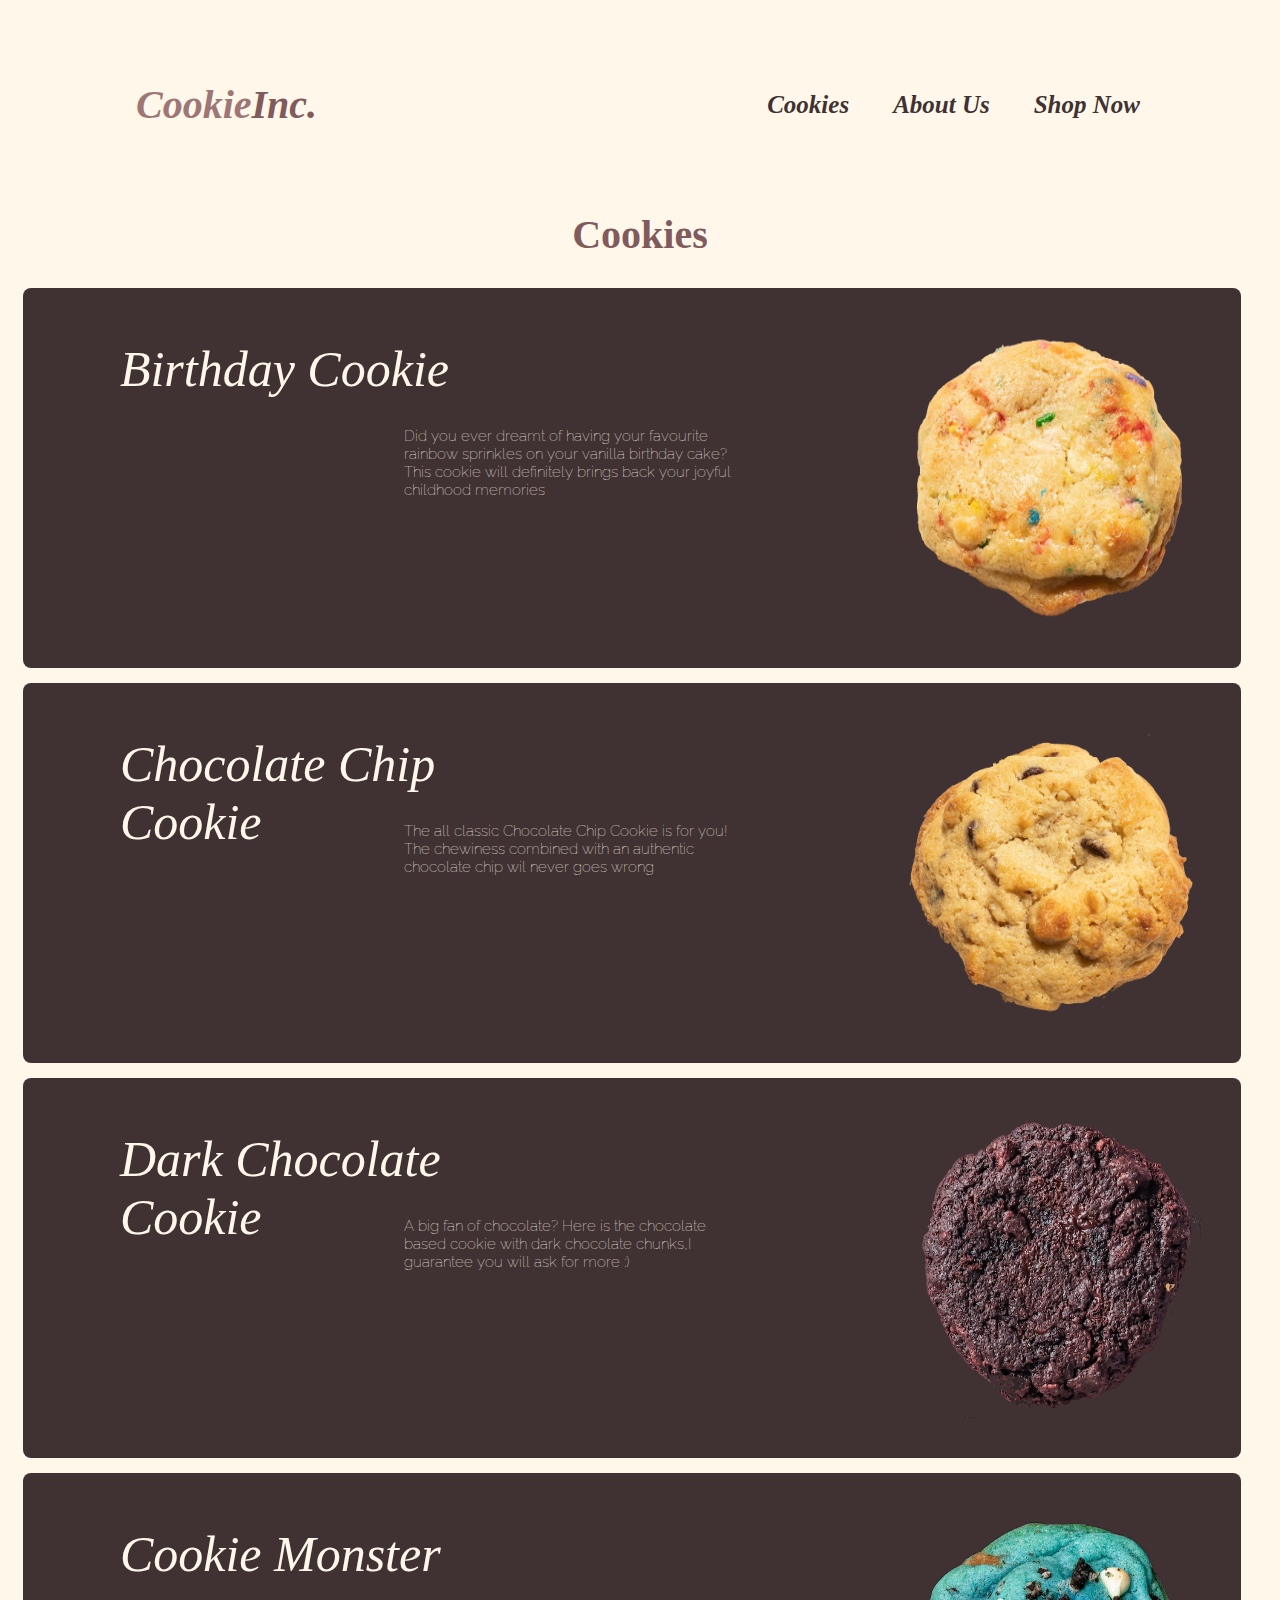
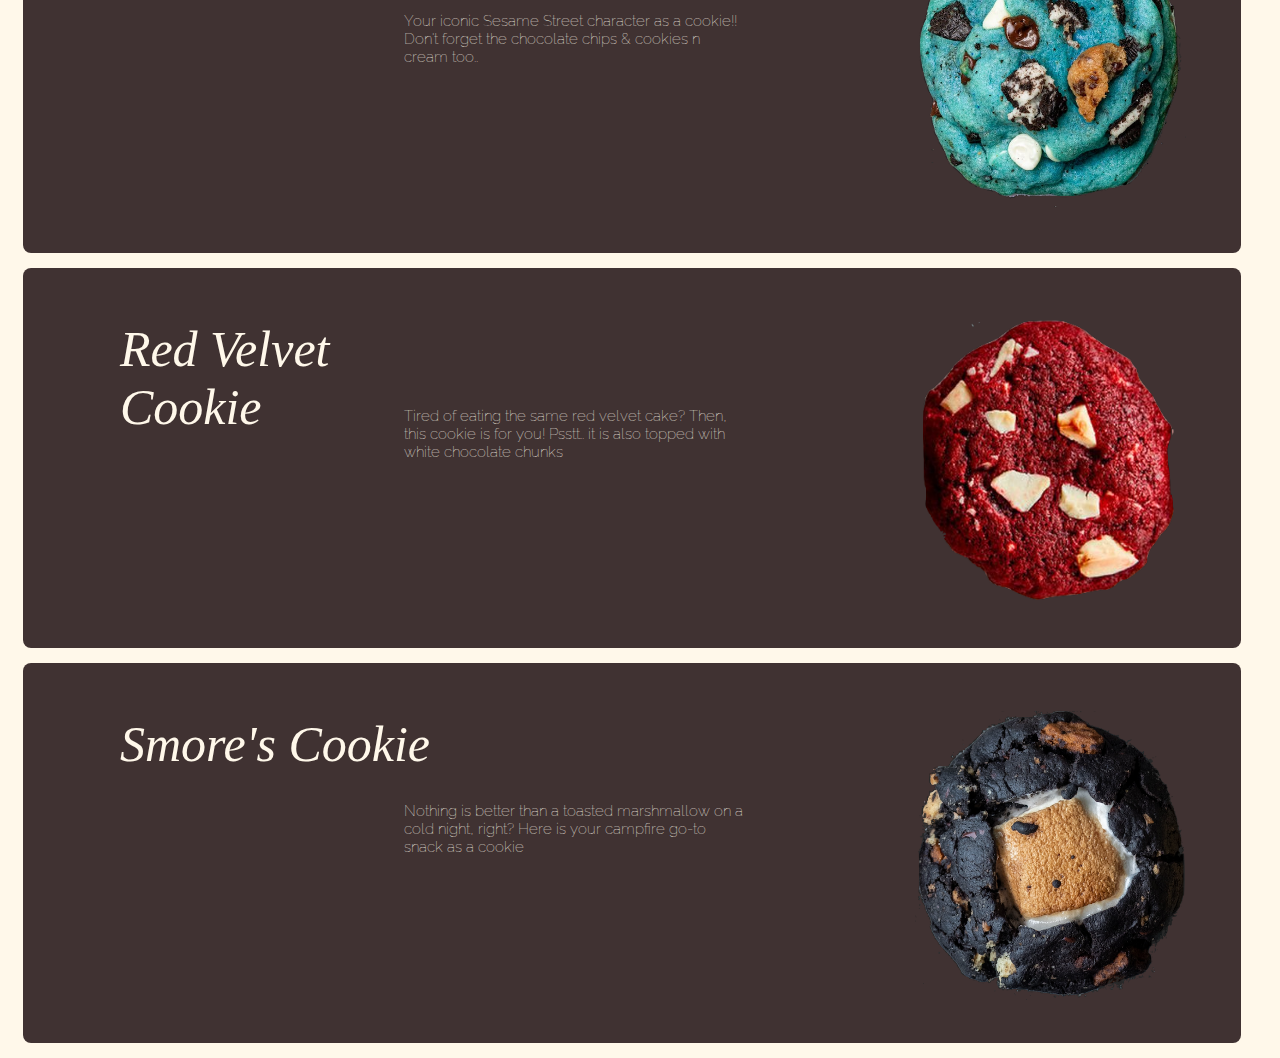
<file: cookies.html>
<!DOCTYPE html>
<html>
    <head>
        <title>Cookies</title>

        <link rel="stylesheet" href="cookies.css">

        <link rel="preconnect" href="https://fonts.googleapis.com">
        <link rel="preconnect" href="https://fonts.gstatic.com" crossorigin>
        <link href="https://fonts.googleapis.com/css2?family=Playfair+Display:ital,wght@0,400;0,500;0,600;0,700;1,400;1,500;1,600;1,700&family=Raleway:ital,wght@0,300;0,400;0,500;1,300;1,400;1,500&display=swap" rel="stylesheet">
    </head>
    </head>
    <body>
        <div class="hero">
            <nav>
                <a href="project.html" style="text-decoration: none; background-color: transparent;">
                    <h2 class="logo">Cookie<span>Inc.</span></h2>
                </a>
                <ul>
                    <li><a href="cookies.html"class="navbar no-bg">Cookies</a></li>
                    <li><a href="aboutus.html"class="navbar no-bg">About Us</a></li>
                    <li><a href="shopnow.html"class="navbar no-bg">Shop Now</a></li>
                </ul>
            </nav>
        </div>
        <div>
            <h1 id="shopnow1">Cookies</h1>
        </div>
        <div id="ourcookies">
            <article class="cookievariants2">
                <img src="birthday1.png" class="imgy" alt="Birthday Cookie">
                <h2 class="xy">Birthday Cookie</h2>
                <p class="varianty">Did you ever dreamt of having your favourite rainbow sprinkles on your vanilla birthday cake? This cookie will definitely brings back your joyful childhood memories</p>
            </article>
            <article class="cookievariants2">
                <img src="chocipc1.png" class="imgy" alt="Chocolate Chip Cookie">
                <h2 class="xy">Chocolate Chip Cookie</h2>
                <p class="varianty">The all classic Chocolate Chip Cookie is for you! The chewiness combined with an authentic chocolate chip wil never goes wrong</p>
            </article>
            <article class="cookievariants2">
                <img src="cocoac1.png" class="imgy" alt="Dark Chocolate Cookie">
                <h2 class="xy">Dark Chocolate Cookie</h2>
                <p class="varianty">A big fan of chocolate? Here is the chocolate based cookie with dark chocolate chunks,I guarantee you will ask for more :)</p>
            </article>
            <article class="cookievariants2">
                <img src="monsterc1.png" class="imgy" alt="Cookie Monster">
                <h2 class="xy">Cookie Monster</h2>
                <p class="varianty">Your iconic Sesame Street character as a cookie!! Don't forget the chocolate chips & cookies n cream too..</p>
            </article>
            <article class="cookievariants2">
                <img src="redc1.png" class="imgy" alt="Red Velvet Cookie">
                <h2 class="xy">Red Velvet Cookie</h2>
                <p class="varianty">Tired of eating the same red velvet cake? Then, this cookie is for you! Psstt.. it is also topped with white chocolate chunks</p>
            </article>
            <article class="cookievariants2">
                <img src="marshc1.png" class="imgy" alt="Smore's Cookie">
                <h2 class="xy">Smore's Cookie</h2>
                <p class="varianty">Nothing is better than a toasted marshmallow on a cold night, right? Here is your campfire go-to snack as a cookie</p>
            </article>
        </div>
</file>
<file: cookies.css>
body{background-color: #fff8ea;}
.hero{
    width: 100vw;
}
nav{
    display: flex;justify-content: space-between;align-items: center;
    padding-top: 40px;
    padding-left: 10%;
    padding-right: 10%;
}
.logo{
    color:#9E7676;
    font-size: 40px;
    font-style: italic;
}
span{
    color:#815B5B;
}
nav ul li {
    list-style-type: none;
    display: inline-block;
    padding: 10px 20px;
}
nav ul li .navbar{
    color: #403232;
    text-decoration: none;
    font-weight: bold;
    border: none;
    font-style: italic;
    font-size: 25px;
}
nav ul li .navbar:hover{
    color: #815B5B;
    transition: .3s;
    border: none;
    font-style: italic;
    font-size: 25px;
}
.cookievariants2{
    border-top: 2px;
    border-radius: 8px;
    text-align: center;
    width: 90%;
    height:300px;
    margin: 15px;
    padding: 4px;
    font-size: 20px;
    color: #fff8ea;
    background-color:#403232;
    padding: 40px;
    font-family:'PlayfairDisplay',serif;
}
.imgy{
    width: 300px;
    height: 300px;
    float: right;
    display:block;align-items:center;
}
#shopnow1{
    font-family:'PlayfairDisplay', serif;
    font-size: 40px;
    text-align: center;
    color:#815B5B;
    font-style:normal;
    font-weight: bold;
    margin-bottom: 30px;
    margin-top: 50px;
}
.varianty{
    float: inline-start;
    width: 15px;
    color: #fff8ea;
    font-family:'Raleway';
    font-size: 15px;
    font-weight: lighter;
    font-style:normal;
    text-align:left;
    width: 30%;
    position:relative;
    bottom :10%;
    padding-top: 10%;
    padding-left: 0%;
}
.xy{
    float: left;
    width: 20px;
    color: #fff8ea;
    font-family:'PalyfairDisplay';
    font-size: 50px;
    font-weight: normal;
    font-style:italic;
    text-align:left;
    width: 30%;
    position:relative;
    left: 5%;
    bottom :10%;
}
</file>
